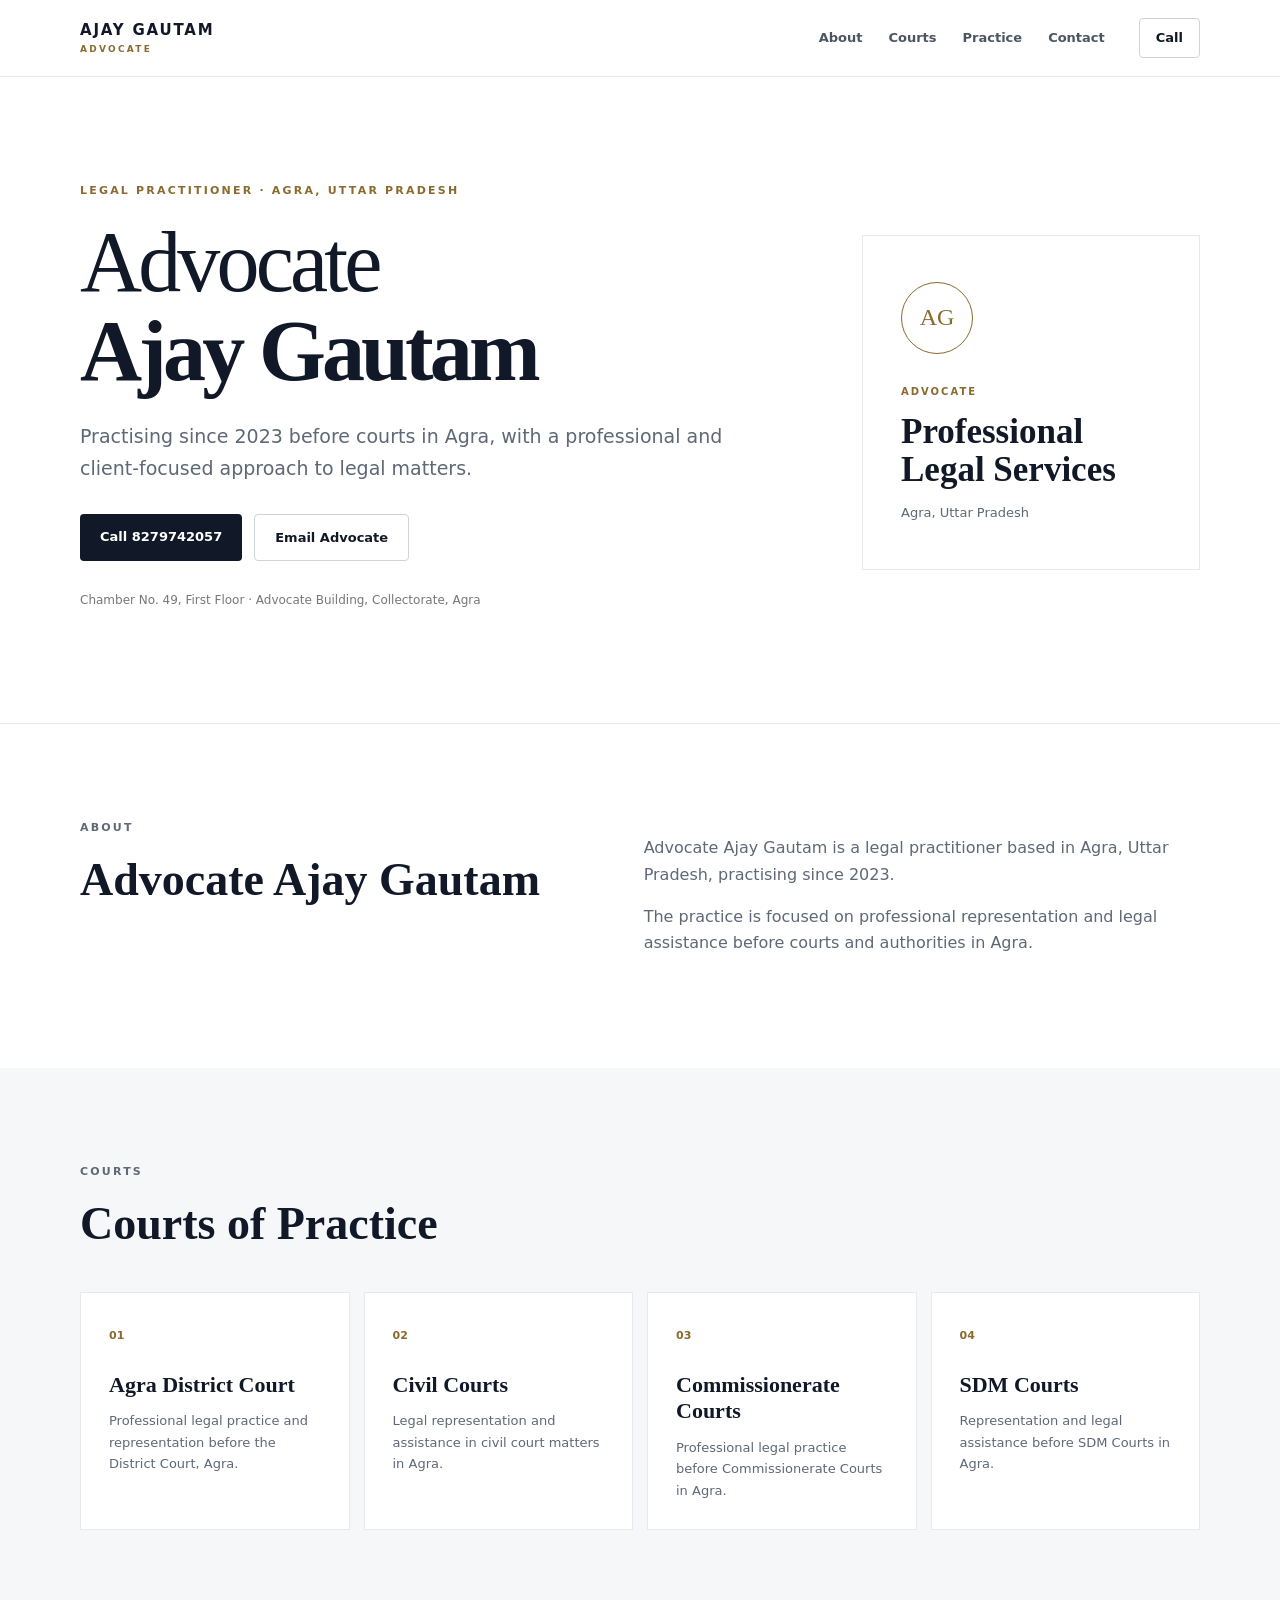
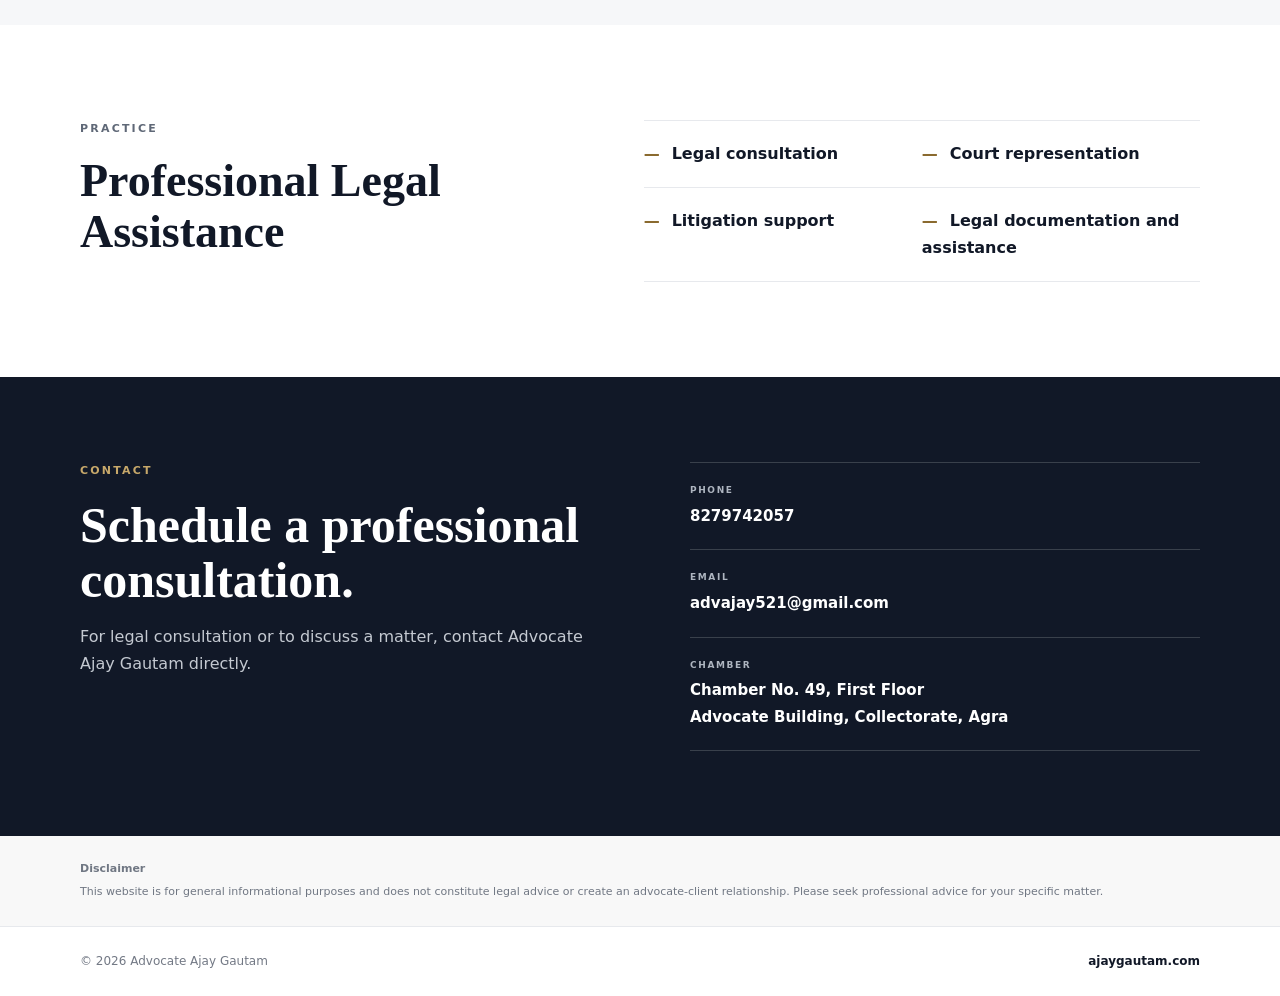
<file: index.html>
<!DOCTYPE html>
<html lang="en">
<head>
  <meta charset="UTF-8">
  <meta name="viewport" content="width=device-width, initial-scale=1.0">
  <title>Advocate Ajay Gautam | Legal Practitioner in Agra</title>
  <meta name="description" content="Official website of Advocate Ajay Gautam, legal practitioner in Agra, Uttar Pradesh, practising since 2023 before Agra District Court, Civil Courts, Commissionerate Courts and SDM Courts.">
  <meta name="keywords" content="Advocate Ajay Gautam, Ajay Gautam Advocate Agra, Advocate Agra, Agra District Court, Civil Court Agra, Commissionerate Court Agra, SDM Court Agra, legal practitioner Agra">
  <meta name="author" content="Advocate Ajay Gautam">
  <meta name="robots" content="index, follow">
  <link rel="canonical" href="https://ajaygautam.com/">
  <meta property="og:title" content="Advocate Ajay Gautam | Agra">
  <meta property="og:description" content="Legal Practitioner in Agra, Uttar Pradesh. Practising since 2023.">
  <meta property="og:url" content="https://ajaygautam.com/">
  <meta property="og:type" content="website">
  <link rel="stylesheet" href="style.css">
  <script type="application/ld+json">
  {
    "@context": "https://schema.org",
    "@type": "Person",
    "name": "Ajay Gautam",
    "jobTitle": "Advocate",
    "url": "https://ajaygautam.com/",
    "email": "mailto:advajay521@gmail.com",
    "telephone": "+91-8279742057",
    "address": {
      "@type": "PostalAddress",
      "streetAddress": "Chamber No. 49, First Floor, Advocate Building, Collectorate",
      "addressLocality": "Agra",
      "addressRegion": "Uttar Pradesh",
      "addressCountry": "IN"
    },
    "knowsAbout": ["Legal Practice", "Litigation"],
    "worksFor": {
      "@type": "LegalService",
      "name": "Office of Advocate Ajay Gautam",
      "url": "https://ajaygautam.com/"
    }
  }
  </script>
</head>
<body>
<header class="site-header">
  <div class="container nav">
    <a class="brand" href="#home">AJAY GAUTAM<span>ADVOCATE</span></a>
    <nav>
      <a href="#about">About</a>
      <a href="#courts">Courts</a>
      <a href="#practice">Practice</a>
      <a href="#contact">Contact</a>
    </nav>
    <a class="nav-call" href="tel:+918279742057">Call</a>
  </div>
</header>

<main id="home">
  <section class="hero">
    <div class="container hero-grid">
      <div>
        <p class="eyebrow">LEGAL PRACTITIONER · AGRA, UTTAR PRADESH</p>
        <h1>Advocate<br><strong>Ajay Gautam</strong></h1>
        <p class="lead">Practising since 2023 before courts in Agra, with a professional and client-focused approach to legal matters.</p>
        <div class="actions">
          <a class="btn primary" href="tel:+918279742057">Call 8279742057</a>
          <a class="btn secondary" href="mailto:advajay521@gmail.com">Email Advocate</a>
        </div>
        <p class="location">Chamber No. 49, First Floor · Advocate Building, Collectorate, Agra</p>
      </div>
      <div class="hero-card">
        <div class="seal">AG</div>
        <p>ADVOCATE</p>
        <h2>Professional<br>Legal Services</h2>
        <span>Agra, Uttar Pradesh</span>
      </div>
    </div>
  </section>

  <section id="about" class="section">
    <div class="container two-col">
      <div>
        <p class="eyebrow">ABOUT</p>
        <h2>Advocate Ajay Gautam</h2>
      </div>
      <div>
        <p>Advocate Ajay Gautam is a legal practitioner based in Agra, Uttar Pradesh, practising since 2023.</p>
        <p>The practice is focused on professional representation and legal assistance before courts and authorities in Agra.</p>
      </div>
    </div>
  </section>

  <section id="courts" class="section light">
    <div class="container">
      <p class="eyebrow">COURTS</p>
      <h2>Courts of Practice</h2>
      <div class="cards">
        <article><span>01</span><h3>Agra District Court</h3><p>Professional legal practice and representation before the District Court, Agra.</p></article>
        <article><span>02</span><h3>Civil Courts</h3><p>Legal representation and assistance in civil court matters in Agra.</p></article>
        <article><span>03</span><h3>Commissionerate Courts</h3><p>Professional legal practice before Commissionerate Courts in Agra.</p></article>
        <article><span>04</span><h3>SDM Courts</h3><p>Representation and legal assistance before SDM Courts in Agra.</p></article>
      </div>
    </div>
  </section>

  <section id="practice" class="section">
    <div class="container two-col">
      <div>
        <p class="eyebrow">PRACTICE</p>
        <h2>Professional Legal Assistance</h2>
      </div>
      <div class="practice-list">
        <div>Legal consultation</div>
        <div>Court representation</div>
        <div>Litigation support</div>
        <div>Legal documentation and assistance</div>
      </div>
    </div>
  </section>

  <section id="contact" class="contact">
    <div class="container contact-grid">
      <div>
        <p class="eyebrow">CONTACT</p>
        <h2>Schedule a professional consultation.</h2>
        <p>For legal consultation or to discuss a matter, contact Advocate Ajay Gautam directly.</p>
      </div>
      <div class="contact-details">
        <a href="tel:+918279742057"><small>PHONE</small><strong>8279742057</strong></a>
        <a href="mailto:advajay521@gmail.com"><small>EMAIL</small><strong>advajay521@gmail.com</strong></a>
        <div><small>CHAMBER</small><strong>Chamber No. 49, First Floor<br>Advocate Building, Collectorate, Agra</strong></div>
      </div>
    </div>
  </section>

  <section class="disclaimer">
    <div class="container">
      <strong>Disclaimer</strong>
      <p>This website is for general informational purposes and does not constitute legal advice or create an advocate-client relationship. Please seek professional advice for your specific matter.</p>
    </div>
  </section>
</main>

<footer>
  <div class="container footer">
    <span>© 2026 Advocate Ajay Gautam</span>
    <a href="https://ajaygautam.com/">ajaygautam.com</a>
  </div>
</footer>
</body>
</html>
</file>
<file: style.css>
:root{--ink:#111827;--muted:#5f6877;--line:#e7e9ed;--paper:#fff;--soft:#f6f7f9;--accent:#8a6a2f;--max:1120px}
*{box-sizing:border-box}html{scroll-behavior:smooth}body{margin:0;background:#fff;color:var(--ink);font-family:Inter,ui-sans-serif,system-ui,-apple-system,BlinkMacSystemFont,"Segoe UI",sans-serif;line-height:1.65}
a{color:inherit;text-decoration:none}.container{width:min(var(--max),calc(100% - 40px));margin:auto}
.site-header{position:sticky;top:0;z-index:20;background:rgba(255,255,255,.96);border-bottom:1px solid var(--line);backdrop-filter:blur(10px)}
.nav{height:76px;display:flex;align-items:center;gap:34px}.brand{font-weight:800;letter-spacing:.12em;font-size:15px;line-height:1}.brand span{display:block;font-size:9px;letter-spacing:.25em;color:var(--accent);margin-top:7px}
nav{display:flex;gap:26px;margin-left:auto}nav a{font-size:13px;font-weight:650;color:#4b5563}.nav-call{border:1px solid #cfd3da;padding:8px 16px;border-radius:4px;font-size:13px;font-weight:700}
.hero{padding:105px 0 100px;border-bottom:1px solid var(--line)}.hero-grid{display:grid;grid-template-columns:1.35fr .65fr;gap:80px;align-items:center}
.eyebrow{font-size:11px;font-weight:800;letter-spacing:.2em;color:var(--accent);margin:0 0 18px}.hero h1{font-family:Georgia,serif;font-weight:400;font-size:clamp(50px,7vw,86px);line-height:1.03;letter-spacing:-.045em;margin:0 0 26px}.hero h1 strong{font-weight:700}.lead{font-size:19px;color:var(--muted);max-width:650px}.actions{display:flex;gap:12px;margin:30px 0}.btn{display:inline-block;padding:12px 20px;border-radius:4px;font-weight:750;font-size:13px}.primary{background:var(--ink);color:white}.secondary{border:1px solid #cfd3da}.location{font-size:12px;color:#777}
.hero-card{border:1px solid var(--line);padding:46px 38px;min-height:330px;display:flex;flex-direction:column;justify-content:center}.seal{width:72px;height:72px;border:1px solid var(--accent);border-radius:50%;display:grid;place-items:center;font-family:Georgia,serif;font-size:24px;color:var(--accent);margin-bottom:30px}.hero-card p{font-size:10px;letter-spacing:.2em;font-weight:800;color:var(--accent);margin:0}.hero-card h2{font-family:Georgia,serif;font-size:35px;line-height:1.1;margin:12px 0}.hero-card span{color:var(--muted);font-size:13px}
.section{padding:95px 0}.light{background:var(--soft)}.two-col{display:grid;grid-template-columns:1fr 1.2fr;gap:100px}.section h2,.contact h2{font-family:Georgia,serif;font-size:46px;line-height:1.1;margin:0}.section p{color:var(--muted)}
.cards{display:grid;grid-template-columns:repeat(4,1fr);gap:14px;margin-top:42px}.cards article{background:white;border:1px solid var(--line);padding:28px;min-height:220px}.cards span{font-size:11px;color:var(--accent);font-weight:800}.cards h3{font-family:Georgia,serif;font-size:22px;line-height:1.2;margin:25px 0 12px}.cards p{font-size:13px;margin:0}
.practice-list{display:grid;grid-template-columns:1fr 1fr;border-top:1px solid var(--line)}.practice-list div{padding:20px 0;border-bottom:1px solid var(--line);font-weight:650}.practice-list div:before{content:"—";color:var(--accent);margin-right:12px}
.contact{background:var(--ink);color:#fff;padding:85px 0}.contact .eyebrow{color:#c7a86a}.contact-grid{display:grid;grid-template-columns:1fr 1fr;gap:100px}.contact h2{font-size:50px}.contact p{color:#c4c9d1}.contact-details{border-top:1px solid #39404b}.contact-details a,.contact-details div{display:block;padding:20px 0;border-bottom:1px solid #39404b}.contact-details small{display:block;color:#aeb5c0;font-size:9px;letter-spacing:.18em;font-weight:800;margin-bottom:5px}.contact-details strong{font-size:15px}
.disclaimer{background:#f8f8f8;padding:24px 0;font-size:11px;color:#707783}.disclaimer p{margin:5px 0 0}
footer{border-top:1px solid var(--line);padding:25px 0}.footer{display:flex;justify-content:space-between;font-size:12px;color:#737985}.footer a{font-weight:750;color:var(--ink)}
@media(max-width:800px){.nav{gap:12px}.nav nav{display:none}.nav-call{margin-left:auto}.hero{padding:70px 0}.hero-grid,.two-col,.contact-grid{grid-template-columns:1fr;gap:45px}.hero-card{min-height:250px}.cards{grid-template-columns:1fr 1fr}.section{padding:70px 0}.section h2,.contact h2{font-size:38px}}
@media(max-width:520px){.container{width:min(var(--max),calc(100% - 28px))}.cards{grid-template-columns:1fr}.practice-list{grid-template-columns:1fr}.actions{flex-direction:column}.btn{text-align:center}.hero h1{font-size:52px}}
</file>
